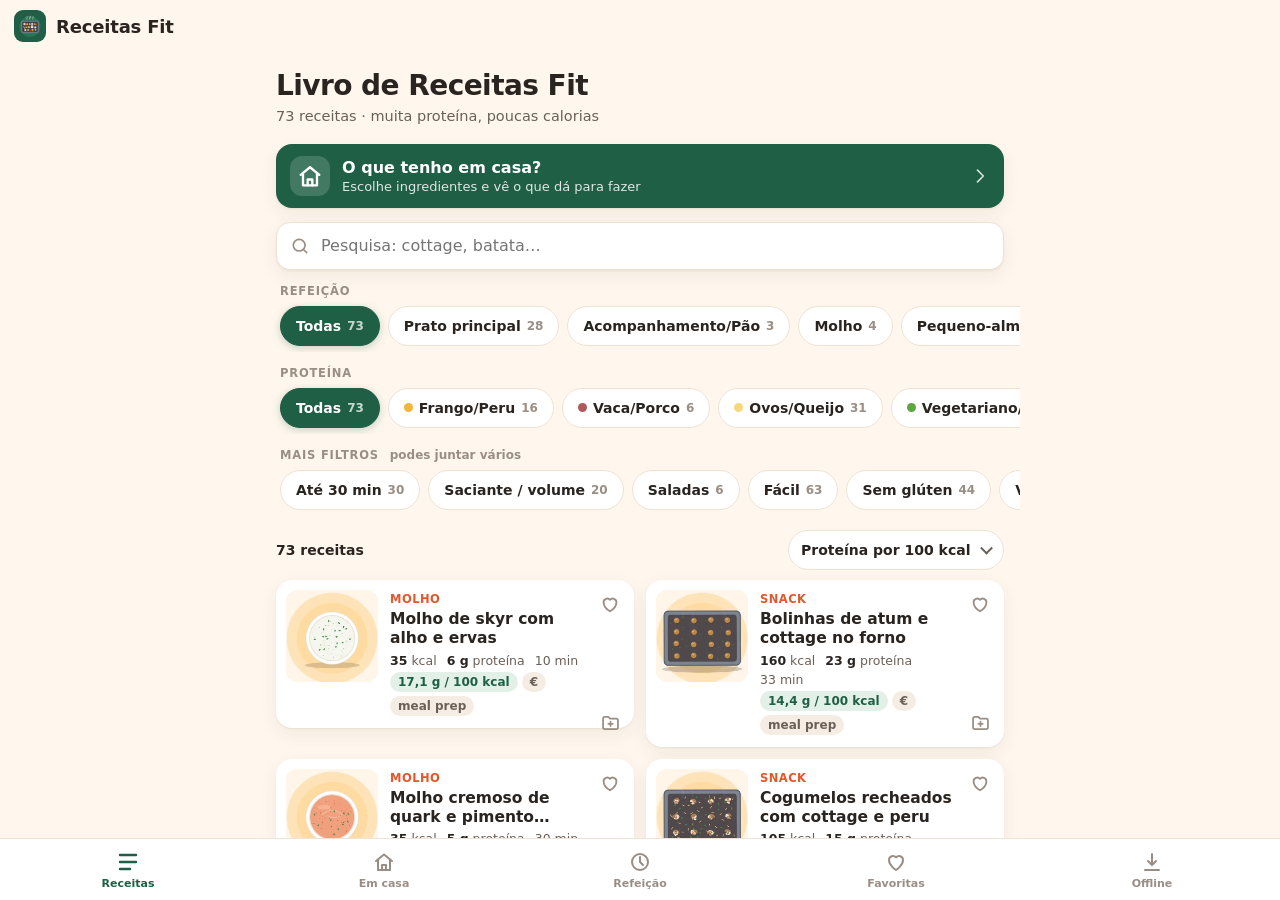
<file: index.html>
<!doctype html>
<html lang="pt-PT">
<head>
  <meta charset="utf-8">
  <meta name="viewport" content="width=device-width, initial-scale=1, viewport-fit=cover">
  <title>Livro de Receitas Fit</title>
  <meta name="description" content="Receitas de forno, leves e ricas em proteína, com vídeo passo a passo.">
  <meta name="theme-color" content="#1E5F45">
  <meta name="color-scheme" content="light dark">
  <meta name="mobile-web-app-capable" content="yes">
  <meta name="apple-mobile-web-app-capable" content="yes">
  <meta name="apple-mobile-web-app-status-bar-style" content="black-translucent">
  <meta name="apple-mobile-web-app-title" content="Receitas Fit">
  <link rel="manifest" href="manifest.webmanifest">
  <link rel="icon" type="image/png" sizes="32x32" href="icons/favicon-32.png">
  <link rel="icon" type="image/svg+xml" href="icons/icon.svg">
  <link rel="apple-touch-icon" href="icons/apple-touch-icon.png">
  <link rel="stylesheet" href="styles.css">
</head>
<body>
  <a class="skip" href="#main">Saltar para o conteúdo</a>
  <header class="topbar" id="topbar">
    <button class="icon-btn back" id="backBtn" aria-label="Voltar" hidden>
      <svg viewBox="0 0 24 24" aria-hidden="true"><path d="M15 5l-7 7 7 7"/></svg>
    </button>
    <a class="brand" href="#/" aria-label="Início">
      <img src="icons/icon-192.png" alt="" width="32" height="32">
      <span id="topTitle">Receitas Fit</span>
    </a>
    <span class="net" id="netBadge" hidden>Sem internet</span>
  </header>
  <main id="main" tabindex="-1"><div class="loading">A carregar receitas…</div></main>
  <nav class="tabbar" id="tabbar" aria-label="Navegação principal">
    <a href="#/" data-tab="home"><svg viewBox="0 0 24 24" aria-hidden="true"><path d="M4 5h16M4 12h16M4 19h10"/></svg><span>Receitas</span></a>
    <a href="#/casa" data-tab="casa"><svg viewBox="0 0 24 24" aria-hidden="true"><path d="M4 11l8-6.5 8 6.5M6 9.5V20h12V9.5"/><path d="M10 20v-5h4v5"/></svg><span>Em casa</span></a>
    <a href="#/refeicao" data-tab="meal"><svg viewBox="0 0 24 24" aria-hidden="true"><circle cx="12" cy="12" r="8"/><path d="M12 7v5l3 3"/></svg><span>Refeição</span></a>
    <a href="#/favoritas" data-tab="fav"><svg viewBox="0 0 24 24" aria-hidden="true"><path d="M12 20s-7-4.4-7-10a4 4 0 0 1 7-2.6A4 4 0 0 1 19 10c0 5.6-7 10-7 10z"/></svg><span>Favoritas</span></a>
    <a href="#/mais" data-tab="more"><svg viewBox="0 0 24 24" aria-hidden="true"><path d="M12 4v11m0 0l-4-4m4 4l4-4M5 20h14"/></svg><span>Offline</span></a>
  </nav>
  <div class="toast" id="toast" role="status" aria-live="polite"></div>
  <script src="app.js" defer></script>
</body>
</html>
</file>
<file: styles.css>
:root{
  --bg:#FFF7EE; --card:#FFFFFF; --ink:#2A2420; --ink2:#6B6058; --ink3:#9A8E84;
  --line:#EFE2D3; --green:#1E5F45; --green2:#2A7556; --green-soft:#E3F0E8;
  --orange:#E2572B; --orange-soft:#FDE6DA; --yellow:#F2B53A;
  --r:16px; --r-sm:10px; --shadow:0 1px 2px rgba(60,40,20,.06),0 6px 18px rgba(60,40,20,.07);
  --safe-b:env(safe-area-inset-bottom,0px); --safe-t:env(safe-area-inset-top,0px);
  --tab-h:62px;
  font-family:system-ui,-apple-system,"Segoe UI",Roboto,"Inter","Helvetica Neue",Arial,sans-serif;
  color:var(--ink); background:var(--bg); -webkit-text-size-adjust:100%;
}
*{box-sizing:border-box}
[hidden]{display:none!important}
/* Estrutura em "casca de app": o body não faz scroll (nem o efeito elástico do iOS), só o <main>.
   Assim a barra de baixo é um elemento normal no fundo da coluna e nunca é arrastada. */
html{height:100%;overflow:hidden;background:var(--bg)}
body{position:fixed;inset:0;margin:0;display:flex;flex-direction:column;height:100vh;height:100dvh;overflow:hidden;background:var(--bg);-webkit-tap-highlight-color:transparent;overscroll-behavior:none}
button,input,select{font:inherit;color:inherit}
button{cursor:pointer}
a{color:inherit}
img{display:block;max-width:100%}
svg{width:24px;height:24px;fill:none;stroke:currentColor;stroke-width:2;stroke-linecap:round;stroke-linejoin:round}
.skip{position:absolute;left:-999px;top:0;background:var(--ink);color:#fff;padding:8px 12px;z-index:99}
.skip:focus{left:8px}
:focus-visible{outline:3px solid var(--yellow);outline-offset:2px}

/* Barra de topo */
.topbar{position:relative;flex:none;z-index:20;display:flex;align-items:center;gap:8px;
  padding:calc(10px + var(--safe-t)) 14px 10px;background:rgba(255,247,238,.92);
  backdrop-filter:saturate(1.4) blur(12px);-webkit-backdrop-filter:saturate(1.4) blur(12px);border-bottom:1px solid transparent;transition:border-color .2s}
.topbar.scrolled{border-bottom-color:var(--line)}
.brand{display:flex;align-items:center;gap:10px;text-decoration:none;font-weight:800;font-size:18px;letter-spacing:-.01em;min-width:0}
.brand img{border-radius:9px}
.brand span{white-space:nowrap;overflow:hidden;text-overflow:ellipsis}
.icon-btn{display:inline-grid;place-items:center;width:40px;height:40px;border-radius:50%;border:0;background:transparent;flex:0 0 auto}
.icon-btn:active{background:var(--line)}
.net{margin-left:auto;font-size:12px;font-weight:700;background:var(--ink);color:#fff;padding:4px 10px;border-radius:99px}

main{flex:1 1 auto;min-height:0;overflow-y:auto;overflow-x:hidden;-webkit-overflow-scrolling:touch;overscroll-behavior-y:contain;padding:4px max(16px,calc((100% - 728px)/2)) 32px;outline:none}
.loading{padding:60px 0;text-align:center;color:var(--ink2)}

/* Barra de separadores */
.tabbar{position:relative;flex:none;z-index:30;display:flex;justify-content:space-around;
  height:calc(var(--tab-h) + var(--safe-b));padding-bottom:var(--safe-b);background:rgba(255,255,255,.95);
  backdrop-filter:blur(14px);-webkit-backdrop-filter:blur(14px);border-top:1px solid var(--line)}
.tabbar a{flex:1;min-width:0;display:flex;flex-direction:column;align-items:center;justify-content:center;gap:3px;text-decoration:none;color:var(--ink3);font-size:11px;font-weight:600;white-space:nowrap}
.tabbar a.on{color:var(--green)}
.tabbar a.on svg{stroke-width:2.4}
body.cook .tabbar,body.cook .topbar{display:none}

/* Cabeçalho da página inicial */
.hero{padding:14px 0 6px}
.hero h1{margin:0;font-size:28px;line-height:1.1;letter-spacing:-.02em}
.hero p{margin:6px 0 0;color:var(--ink2);font-size:14.5px}
.search{position:relative;margin:14px 0 10px}
.search svg{position:absolute;left:14px;top:50%;transform:translateY(-50%);color:var(--ink3);width:20px;height:20px}
.search input{width:100%;height:48px;border-radius:14px;border:1.5px solid var(--line);background:var(--card);padding:0 44px 0 44px;font-size:16px;box-shadow:var(--shadow);-webkit-appearance:none;appearance:none}
.search input:focus{border-color:var(--green);outline:none}
.search .clear-q{position:absolute;right:2px;top:50%;transform:translateY(-50%);width:44px;height:44px;border:0;background:transparent;border-radius:50%;color:var(--ink3)}
.search .clear-q svg{position:static;transform:none}

.filter-label{font-size:11.5px;font-weight:800;text-transform:uppercase;letter-spacing:.07em;color:var(--ink3);margin:14px 0 4px 4px}
.chips{display:flex;gap:8px;overflow-x:auto;overscroll-behavior-x:contain;scrollbar-width:none;margin:0 -16px;padding:4px 20px 6px;scroll-padding-inline:20px;scroll-snap-type:x proximity;-webkit-overflow-scrolling:touch}
.chips::after{content:"";flex:0 0 12px}
.chips.wrap{flex-wrap:wrap;overflow:visible;margin:0;padding:2px 0 4px;scroll-snap-type:none}
.chips.wrap::after{display:none}
.chips.wrap .chip{height:38px}
.chip svg{width:16px;height:16px;stroke-width:2.6;margin-left:-4px}
.chips::-webkit-scrollbar{display:none}
.chip{flex:0 0 auto;display:inline-flex;align-items:center;gap:6px;height:40px;padding:0 15px;text-decoration:none;color:var(--ink);border-radius:99px;border:1.5px solid var(--line);background:var(--card);font-size:14px;font-weight:600;white-space:nowrap;scroll-snap-align:start;transition:background .15s,border-color .15s,color .15s}
.chip .n{font-size:12px;color:var(--ink3);font-weight:700}
.chip[aria-pressed="true"]{background:var(--green);border-color:var(--green);color:#fff}
.chip[aria-pressed="true"] .n{color:rgba(255,255,255,.75)}
.chip:disabled{opacity:.45;cursor:default}
.chip.zero{opacity:.55}
.chip.zero[aria-pressed="true"]{opacity:1}
.chip .tick{display:none}
.chip[aria-pressed="true"] .tick{display:inline-flex}
.chip.add{border-style:dashed;color:var(--green);font-weight:700}
.chip .dot{width:9px;height:9px;border-radius:50%}

.toolbar{display:flex;align-items:center;justify-content:space-between;gap:10px;margin:14px 0 10px}
.count{font-size:14px;color:var(--ink2)}
.count b{color:var(--ink)}
.select{position:relative}
.select select{height:40px;border-radius:99px;border:1.5px solid var(--line);background:var(--card);padding:0 32px 0 12px;font-size:14px;font-weight:600;-webkit-appearance:none;appearance:none}
.select::after{content:"";position:absolute;right:13px;top:50%;width:7px;height:7px;border-right:2px solid var(--ink2);border-bottom:2px solid var(--ink2);transform:translateY(-70%) rotate(45deg);pointer-events:none}
.link-btn{border:0;background:none;color:var(--orange);font-weight:700;font-size:14px;padding:0 4px;min-height:44px;margin-left:6px}

/* Cartões */
.grid{display:grid;grid-template-columns:1fr;gap:12px}
@media (min-width:560px){.grid{grid-template-columns:1fr 1fr}}
.card{position:relative;display:flex;gap:12px;align-items:stretch;background:var(--card);border-radius:var(--r);box-shadow:var(--shadow);text-decoration:none;overflow:hidden;padding:10px;transition:transform .12s}
.card:active{transform:scale(.985)}
.card .thumb{flex:0 0 92px;height:92px;border-radius:12px;background:#FCE9D3 center/cover no-repeat;overflow:hidden}
.card .thumb img{width:100%;height:100%;object-fit:cover}
.card .body{flex:1;min-width:0;display:flex;flex-direction:column;gap:4px;padding:2px 30px 2px 0}
.card .kicker{font-size:11.5px;font-weight:700;letter-spacing:.04em;text-transform:uppercase;color:var(--orange)}
.card h3{margin:0;font-size:15.5px;line-height:1.25;font-weight:700;display:-webkit-box;-webkit-line-clamp:2;-webkit-box-orient:vertical;overflow:hidden}
.card .meta{margin-top:auto;display:flex;flex-wrap:wrap;gap:4px 10px;font-size:12.5px;color:var(--ink2)}
.card .meta b{color:var(--ink);font-weight:700}
.badge{display:inline-flex;align-items:center;gap:4px;font-size:12px;font-weight:700;padding:3px 8px;border-radius:99px;background:var(--green-soft);color:var(--green)}
.fav-btn{position:absolute;top:2px;right:2px;width:44px;height:44px;border-radius:50%;border:0;background:transparent;display:grid;place-items:center;color:var(--ink3)}
.fav-btn svg{width:22px;height:22px}
.fav-btn[aria-pressed="true"]{color:var(--orange)}
.fav-btn[aria-pressed="true"] svg{fill:currentColor}
.saved-dot{display:inline-flex;align-items:center;gap:3px;color:var(--green);font-weight:700}
.saved-dot svg{width:14px;height:14px}
.empty{background:var(--card);border-radius:var(--r);padding:28px 20px;text-align:center;color:var(--ink2);box-shadow:var(--shadow)}
.empty h3{margin:0 0 6px;color:var(--ink)}

/* Detalhe da receita */
.video-wrap{position:relative;margin:4px -16px 0;background:#F6E9DA;aspect-ratio:16/9;overflow:hidden}
@media (min-width:600px){.video-wrap{margin:4px 0 0;border-radius:var(--r)}}
.video-wrap video{width:100%;height:100%;display:block;background:#F6E9DA}
.video-soon{margin:4px -16px 0;aspect-ratio:16/9;display:flex;flex-direction:column;align-items:center;justify-content:center;gap:6px;text-align:center;padding:16px 28px;background:var(--soft,#F6E9DA);color:var(--ink2,#6b5a4a)}
.video-soon span svg{width:34px;height:34px;fill:none;stroke:currentColor;stroke-width:1.8}
.video-soon b{font-size:1.02rem;color:var(--ink,#2b211a)}
.video-soon small{font-size:.85rem;max-width:30ch;line-height:1.4}
@media (min-width:600px){.video-soon{margin:4px 0 0;border-radius:var(--r)}}
.video-wrap .play{position:absolute;inset:0;display:flex;align-items:flex-end;justify-content:flex-end;border:0;background:transparent;padding:12px}
.video-wrap .play span{font-size:14px!important;padding:10px 16px 10px 12px!important}
.video-wrap .play img{position:absolute;inset:0;width:100%;height:100%;object-fit:cover}
.video-wrap .play span{position:relative;display:flex;align-items:center;gap:8px;background:rgba(30,95,69,.92);color:#fff;font-weight:700;font-size:15px;padding:12px 18px 12px 14px;border-radius:99px;box-shadow:0 6px 20px rgba(0,0,0,.2)}
.video-wrap .play span svg{fill:#fff;stroke:none}
.r-head{padding:16px 0 4px}
.r-head .kicker{font-size:12px;font-weight:700;letter-spacing:.05em;text-transform:uppercase;color:var(--orange)}
.r-head h1{margin:6px 0 10px;font-size:25px;line-height:1.15;letter-spacing:-.015em}
.facts{display:flex;flex-wrap:wrap;gap:6px}
.fact{display:inline-flex;align-items:center;gap:5px;font-size:13px;font-weight:600;padding:6px 10px;border-radius:99px;background:var(--card);border:1px solid var(--line)}
.fact svg{width:15px;height:15px;color:var(--ink2)}
.actions{display:grid;grid-template-columns:1fr 1fr;gap:8px;margin:14px 0 4px}
.btn{display:inline-flex;align-items:center;justify-content:center;gap:8px;min-height:46px;padding:0 16px;border-radius:14px;border:1.5px solid var(--line);background:var(--card);font-weight:700;font-size:14.5px;text-decoration:none;color:var(--ink)}
.btn svg{width:20px;height:20px}
.btn.primary{background:var(--green);border-color:var(--green);color:#fff}
.btn.accent{background:var(--orange);border-color:var(--orange);color:#fff}
.btn.full{grid-column:1/-1;width:100%}
.btn:disabled{opacity:.55}
.btn[aria-pressed="true"]{border-color:var(--orange);color:var(--orange)}
.btn[aria-pressed="true"] svg{fill:currentColor}
.sec{margin-top:22px}
.sec>h2{font-size:19px;margin:0 0 10px;letter-spacing:-.01em;display:flex;align-items:center;justify-content:space-between;gap:10px}
.sec>h2 small{font-size:12.5px;font-weight:600;color:var(--ink3)}
.panel{background:var(--card);border-radius:var(--r);box-shadow:var(--shadow);padding:14px}
.macros{display:grid;grid-template-columns:repeat(auto-fit,minmax(60px,1fr));gap:8px}
.macro{background:var(--card);border-radius:14px;box-shadow:var(--shadow);padding:12px 6px;text-align:center}
.macro b{display:block;font-size:22px;letter-spacing:-.02em}
.macro span{font-size:12px;color:var(--ink2)}
.macro i{display:block;height:4px;border-radius:4px;margin:8px 10px 0;background:var(--line);overflow:hidden;font-style:normal}
.macro i::after{content:"";display:block;height:100%;width:var(--w);background:var(--c)}
.note{font-size:12.5px;color:var(--ink3);margin:8px 2px 0}
.stepper{display:flex;align-items:center;gap:10px;margin-bottom:10px}
.stepper button{width:40px;height:40px;border-radius:50%;border:1.5px solid var(--line);background:var(--card);font-size:20px;font-weight:700;display:grid;place-items:center}
.stepper output{min-width:92px;text-align:center;font-weight:800;font-size:16px}
.stepper .reset{margin-left:auto}
.ing{list-style:none;margin:0;padding:0}
.ing li{display:flex;gap:12px;align-items:flex-start;padding:11px 2px;border-top:1px solid var(--line);font-size:15.5px;line-height:1.35;cursor:pointer}
.ing li:first-child{border-top:0}
.ing li .box{flex:0 0 22px;height:22px;border-radius:7px;border:2px solid #D9CBBB;display:grid;place-items:center;margin-top:-1px}
.ing li .box svg{width:14px;height:14px;stroke:#fff;stroke-width:3;opacity:0}
.ing li.done{color:var(--ink3);text-decoration:line-through}
.ing li.done .box{background:var(--green);border-color:var(--green)}
.ing li.done .box svg{opacity:1}
.ing li.free{cursor:default;color:var(--ink2);font-style:italic}
.ing li.free .box{border-style:dashed}
.steps{list-style:none;margin:0;padding:0;counter-reset:s}
.steps li{position:relative;padding:0 0 18px 48px;counter-increment:s}
.steps li::before{content:counter(s);position:absolute;left:0;top:-2px;width:32px;height:32px;border-radius:50%;background:var(--orange);color:#fff;font-weight:800;display:grid;place-items:center;font-size:15px}
.steps li::after{content:"";position:absolute;left:15px;top:34px;bottom:4px;width:2px;background:var(--line)}
.steps li:last-child::after{display:none}
.steps b{display:block;font-size:16px;margin-bottom:2px}
.steps p{margin:0;color:var(--ink2);line-height:1.45;font-size:15px}
.tip{display:flex;gap:10px;background:#FFF1C9;border-radius:var(--r);padding:12px 14px;font-size:14.5px;line-height:1.45}
.tip b{color:#8A5A00}
.list{background:var(--card);border-radius:var(--r);box-shadow:var(--shadow);overflow:hidden}
.row{display:flex;align-items:center;gap:12px;padding:10px 12px;text-decoration:none;border-top:1px solid var(--line)}
.row:first-child{border-top:0}
.row img{width:52px;height:52px;border-radius:10px;object-fit:cover;background:#FCE9D3;flex:0 0 auto}
.row .t{flex:1;min-width:0}
.row .t b{display:block;font-size:14.5px;line-height:1.25}
.row .t span{font-size:12.5px;color:var(--ink2)}
.row .role{font-size:11px;font-weight:800;text-transform:uppercase;letter-spacing:.05em;color:var(--orange);display:block;margin-bottom:2px}
.row .chev{color:var(--ink3);width:18px;height:18px;flex:0 0 auto}
.bul{margin:0;padding-left:20px;line-height:1.5;font-size:15px;color:var(--ink2)}
.bul li{margin:4px 0}
details.panel summary{cursor:pointer;font-weight:700;list-style:none;display:flex;justify-content:space-between;align-items:center}
details.panel summary::-webkit-details-marker{display:none}
details.panel summary::after{content:"+";font-size:20px;color:var(--ink3)}
details[open].panel summary::after{content:"–"}
table{width:100%;border-collapse:collapse;font-size:14px;margin-top:10px}
th,td{text-align:left;padding:7px 4px;border-top:1px solid var(--line)}
td.n,th.n{text-align:right;white-space:nowrap}
tr.tot td{font-weight:800}
.tags{display:flex;flex-wrap:wrap;gap:6px;margin-top:10px}
.tag{font-size:12.5px;padding:4px 10px;border-radius:99px;background:var(--orange-soft);color:#9A3A16;font-weight:600;text-decoration:none}

/* Refeição completa */
.seg{display:flex;background:#F1E5D7;border-radius:14px;padding:4px;gap:4px}
.seg button{flex:1;border:0;background:transparent;border-radius:11px;min-height:44px;padding:0 4px;font-weight:700;font-size:13.5px;white-space:nowrap;color:var(--ink2)}
.seg button[aria-pressed="true"]{background:var(--card);color:var(--ink);box-shadow:var(--shadow)}
.form{display:grid;grid-template-columns:1fr 1fr;gap:10px;margin-top:12px}
.field label{display:block;font-size:12px;font-weight:700;color:var(--ink3);text-transform:uppercase;letter-spacing:.05em;margin-bottom:5px}
.field .select select{width:100%;height:44px;border-radius:12px}
.field.full{grid-column:1/-1}
.toggle{display:flex;align-items:center;justify-content:space-between;gap:12px;grid-column:1/-1;background:var(--card);border-radius:12px;padding:10px 12px;border:1.5px solid var(--line);font-weight:600;font-size:14.5px}
.switch{position:relative;width:48px;height:28px;flex:0 0 auto}
.switch input{position:absolute;opacity:0;inset:0;margin:0;cursor:pointer}
.switch span{position:absolute;inset:0;background:#D9CBBB;border-radius:99px;transition:.2s;pointer-events:none}
.switch span::after{content:"";position:absolute;left:3px;top:3px;width:22px;height:22px;border-radius:50%;background:#fff;transition:.2s;box-shadow:0 1px 3px rgba(0,0,0,.2)}
.switch input:checked+span{background:var(--green)}
.switch input:checked+span::after{transform:translateX(20px)}
.totals{display:grid;grid-template-columns:repeat(4,1fr);gap:8px;margin-top:12px}
.totals .macro.warn b{color:var(--orange)}
.sug-head{display:flex;justify-content:space-between;align-items:center;gap:10px;margin:18px 0 10px}
.sug-head h2{margin:0;font-size:19px}
.small{font-size:13px;color:var(--ink2);line-height:1.45}

/* Offline */
.progress{height:8px;border-radius:8px;background:var(--line);overflow:hidden;margin-top:10px}
.progress i{display:block;height:100%;width:0;background:var(--green);transition:width .2s}
.kv{display:flex;justify-content:space-between;gap:10px;padding:8px 0;border-top:1px solid var(--line);font-size:14.5px}
.kv:first-child{border-top:0}
.kv span{color:var(--ink2)}

/* Modo cozinha */
.cook-view{position:fixed;inset:0;z-index:50;background:#163F30;color:#FFF7EE;display:flex;flex-direction:column;padding:calc(12px + var(--safe-t)) 18px calc(16px + var(--safe-b))}
.cook-top{display:flex;align-items:center;gap:10px}
.cook-top .icon-btn{color:#FFF7EE;background:rgba(255,255,255,.1)}
.cook-top .ttl{flex:1;min-width:0;font-weight:700;font-size:14px;opacity:.85;white-space:nowrap;overflow:hidden;text-overflow:ellipsis}
.cook-top .wl{font-size:11.5px;font-weight:700;padding:4px 9px;border-radius:99px;background:rgba(255,255,255,.12)}
.cook-dots{display:flex;gap:5px;margin:16px 0 0}
.cook-dots i{flex:1;height:5px;border-radius:5px;background:rgba(255,255,255,.18)}
.cook-dots i.on{background:var(--yellow)}
.cook-body{flex:1;display:flex;flex-direction:column;justify-content:center;gap:16px;overflow:auto;padding:20px 0}
.cook-body .num{font-size:15px;font-weight:800;color:var(--yellow);letter-spacing:.08em;text-transform:uppercase}
.cook-body h2{margin:0;font-size:clamp(30px,8.5vw,52px);line-height:1.08;letter-spacing:-.02em}
.cook-body p{margin:0;font-size:clamp(20px,5.6vw,30px);line-height:1.38;opacity:.92}
.cook-body .ingr{font-size:17px;line-height:1.5;opacity:.9;margin:0;padding-left:20px}
.timer{display:flex;align-items:center;gap:12px;flex-wrap:wrap}
.timer .btn{background:rgba(255,255,255,.12);border-color:transparent;color:#fff}
.timer .clock{font-size:40px;font-weight:800;font-variant-numeric:tabular-nums}
.timer.ring .clock{color:var(--yellow);animation:blink 1s infinite}
@keyframes blink{50%{opacity:.3}}
.cook-nav{display:grid;grid-template-columns:1fr 1.6fr;gap:10px}
.cook-nav .btn{min-height:60px;font-size:17px;border-radius:18px;background:rgba(255,255,255,.12);border-color:transparent;color:#fff}
.cook-nav .btn.next{background:var(--yellow);color:#2A2420}

.toast{position:fixed;left:50%;bottom:calc(var(--tab-h) + var(--safe-b) + 14px);transform:translate(-50%,20px);opacity:0;pointer-events:none;background:var(--ink);color:#fff;padding:11px 16px;border-radius:12px;font-size:14px;font-weight:600;transition:.25s;z-index:60;max-width:calc(100% - 32px);text-align:center}
.toast.show{opacity:1;transform:translate(-50%,0)}
.view-enter{animation:enter .22s ease-out}
@keyframes enter{from{opacity:0;transform:translateY(6px)}to{opacity:1;transform:none}}
@media (prefers-reduced-motion:reduce){*{animation:none!important;transition:none!important}}

/* Fase 2: selos, informação, "O que tenho em casa" */
.badges{display:flex;flex-wrap:wrap;gap:4px}
.badge.soft{background:#F5EDE3;color:var(--ink2);font-weight:700}
.casa-cta{display:flex;align-items:center;gap:12px;margin:14px 0 0;padding:12px 14px;border-radius:var(--r);background:var(--green);color:#fff;text-decoration:none;box-shadow:var(--shadow)}
.casa-cta>svg:first-child{flex:0 0 auto;width:28px;height:28px;padding:6px;box-sizing:content-box;border-radius:12px;background:rgba(255,255,255,.16)}
.casa-cta span{flex:1;min-width:0;display:flex;flex-direction:column;gap:2px}
.casa-cta b{font-size:16px}
.casa-cta small{font-size:13px;opacity:.85}
.casa-cta .chev{width:20px;height:20px;opacity:.8}
.info{display:flex;flex-direction:column;gap:12px}
.info-row{display:flex;gap:12px;align-items:flex-start}
.info-row .ico{font-size:18px;line-height:1.3}
.info-row b{display:block;font-size:13px;color:var(--ink2);font-weight:700}
.info-row span{font-size:14.5px}
.casa-pantry{margin:4px 0 0;background:var(--card);border-radius:var(--r);box-shadow:var(--shadow);padding:12px 14px;flex-wrap:wrap}
.casa-pantry small{display:block;flex-basis:100%;order:3;font-size:12.5px;color:var(--ink3);font-weight:500;margin-top:2px}
.casa-bar{display:flex;align-items:center;justify-content:space-between;margin:14px 2px 0;font-size:14px;color:var(--ink2);min-height:32px}
.casa-bar b{color:var(--ink)}
.casa-group{margin-top:4px}
.casa-h{font-size:18px;margin:18px 0 10px;display:flex;align-items:center;gap:8px}
.casa-h small{font-size:12px;font-weight:800;color:var(--green);background:var(--green-soft);border-radius:99px;padding:2px 8px}
.row .t .miss{display:block;color:var(--orange);font-weight:700;font-size:12.5px;margin-top:2px}
.row .t .subn{display:block;color:var(--green2);font-weight:600;font-size:12.5px;margin-top:2px}

/* Fase 3: coleções, folhas, estados vazios, filtros mais claros */
.filter-label span{font-weight:600;text-transform:none;letter-spacing:0;color:var(--ink3);margin-left:6px;font-size:12px}
.chip[aria-pressed="true"]{box-shadow:0 2px 8px rgba(30,95,69,.25)}
.count{display:flex;align-items:center;flex-wrap:wrap}
.card-wrap{position:relative}
.col-btn{position:absolute;bottom:2px;right:2px;width:44px;height:44px;border-radius:50%;border:0;background:transparent;display:grid;place-items:center;color:var(--ink3)}
.col-btn svg{width:21px;height:21px}
.col-btn.has{color:var(--green)}
.btn.has{border-color:var(--green);color:var(--green)}
.btn.danger{background:#C0392B;border-color:#C0392B;color:#fff}
.btn.more{margin-top:14px}
.empty-ico{font-size:34px;line-height:1;margin-bottom:8px}
.col-head{display:flex;align-items:center;justify-content:space-between;gap:8px;margin:16px 0 10px}
.col-head h2{margin:0;font-size:20px;display:flex;align-items:baseline;gap:8px;min-width:0}
.col-head h2 small{font-size:13px;font-weight:600;color:var(--ink3);white-space:nowrap}
.col-actions{display:flex;gap:4px}
.col-actions .icon-btn{width:44px;height:44px;background:var(--card);border:1px solid var(--line)}
.col-actions svg{width:20px;height:20px}
.sheet-back{position:fixed;inset:0;z-index:80;background:rgba(20,14,10,0);display:flex;align-items:flex-end;justify-content:center;transition:background .2s}
.sheet-back.open{background:rgba(20,14,10,.42)}
.sheet{width:100%;max-width:560px;max-height:86dvh;overflow:auto;background:var(--bg);border-radius:22px 22px 0 0;padding:8px 18px calc(18px + var(--safe-b));transform:translateY(100%);transition:transform .25s cubic-bezier(.2,.8,.2,1);box-shadow:0 -10px 40px rgba(0,0,0,.18)}
.sheet-back.open .sheet{transform:none}
.sheet .grab{width:40px;height:5px;border-radius:3px;background:var(--line);margin:4px auto 10px}
.sheet h2{margin:4px 0 2px;font-size:20px}
.sheet-sub{margin:0 0 12px;color:var(--ink2)}
.check-list{display:flex;flex-direction:column;background:var(--card);border-radius:var(--r);box-shadow:var(--shadow);margin-bottom:12px;overflow:hidden}
.check-row{display:flex;align-items:center;gap:12px;min-height:52px;padding:0 14px;border-top:1px solid var(--line);font-weight:600;cursor:pointer}
.check-row:first-child{border-top:0}
.check-row input{position:absolute;opacity:0;pointer-events:none}
.check-row .cbox{width:24px;height:24px;border-radius:7px;border:2px solid var(--line);display:grid;place-items:center;color:transparent;flex:none}
.check-row .cbox svg{width:16px;height:16px;stroke-width:3}
.check-row input:checked+.cbox{background:var(--green);border-color:var(--green);color:#fff}
.check-row input:focus-visible+.cbox{outline:3px solid var(--yellow);outline-offset:2px}
.check-row .nm{flex:1;min-width:0;overflow:hidden;text-overflow:ellipsis;white-space:nowrap}
.new-col,.name-form{display:flex;gap:8px;margin-bottom:12px}
.name-form{flex-direction:column}
.new-col input,.name-form input{flex:1;min-width:0;height:48px;border-radius:14px;border:1.5px solid var(--line);background:var(--card);padding:0 14px;font-size:16px}
.new-col input:focus,.name-form input:focus{outline:none;border-color:var(--green)}
.sheet-actions{display:grid;grid-template-columns:1fr 1fr;gap:8px}
.stepper button{min-width:44px;min-height:44px}
.tag{display:inline-flex;align-items:center;min-height:36px}
@media (prefers-reduced-motion:reduce){*{animation:none!important;transition:none!important}}

/* Modo escuro (segue o sistema) */
@media (prefers-color-scheme:dark){
  :root{--bg:#17130F;--card:#231D18;--ink:#F3ECE4;--ink2:#C9BCAE;--ink3:#968878;--line:#3A3029;--green:#3FA77A;--green2:#57B98C;--green-soft:#1F3A2E;--orange:#F07A50;--orange-soft:#3A2419;--shadow:0 1px 2px rgba(0,0,0,.4),0 6px 18px rgba(0,0,0,.3)}
  .topbar{background:rgba(23,19,15,.92)}
  .tabbar{background:rgba(30,25,20,.96)}
  .badge.soft{background:#2E2620;color:var(--ink2)}
  .card .thumb,.row img{background:#2E2620}
  .video-wrap,.video-wrap video{background:#2E2620}
  .casa-cta{background:#1F5A42}
  .chip[aria-pressed="true"]{color:#fff}
  .sheet-back.open{background:rgba(0,0,0,.6)}
  .seg{background:#2E2620}
  .tip{background:#3A3220;color:var(--ink)}
  .video-soon{background:#2E2620}
  .tag{color:#F5A47F}
}
</file>
